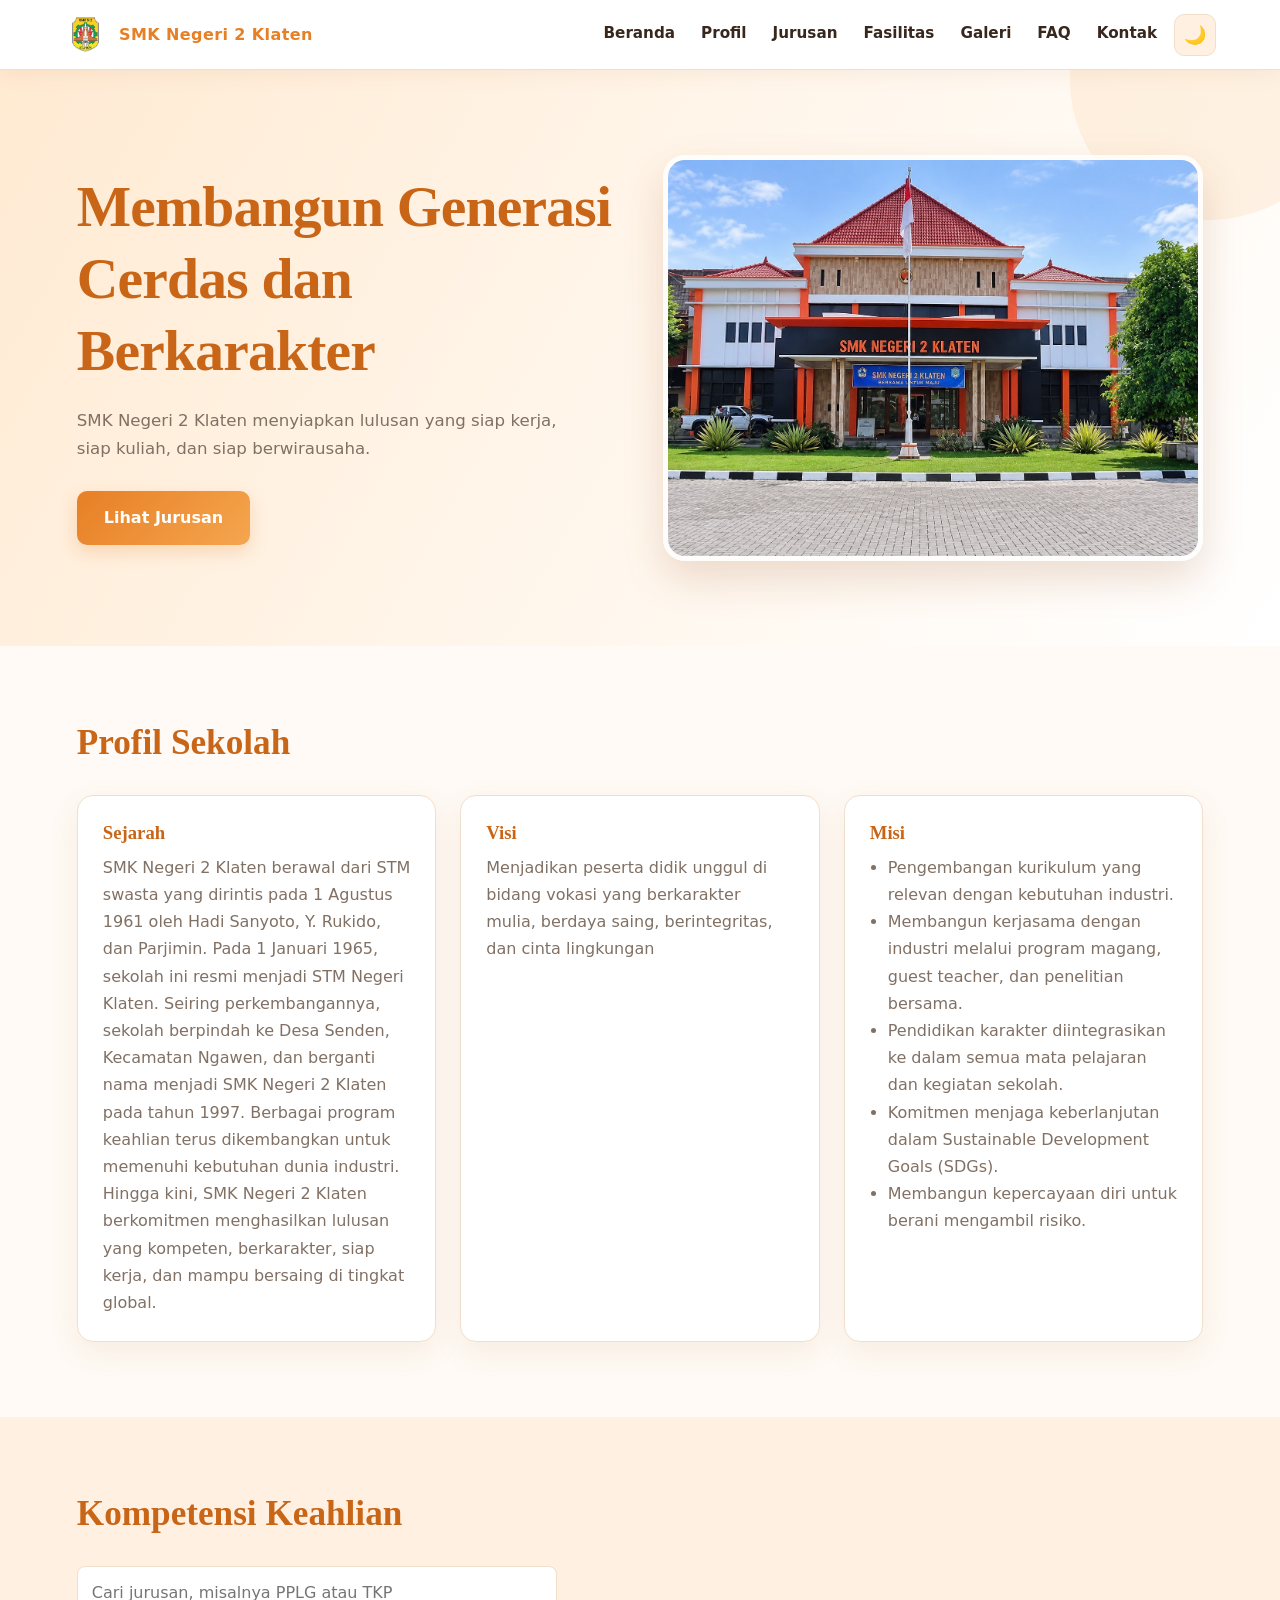
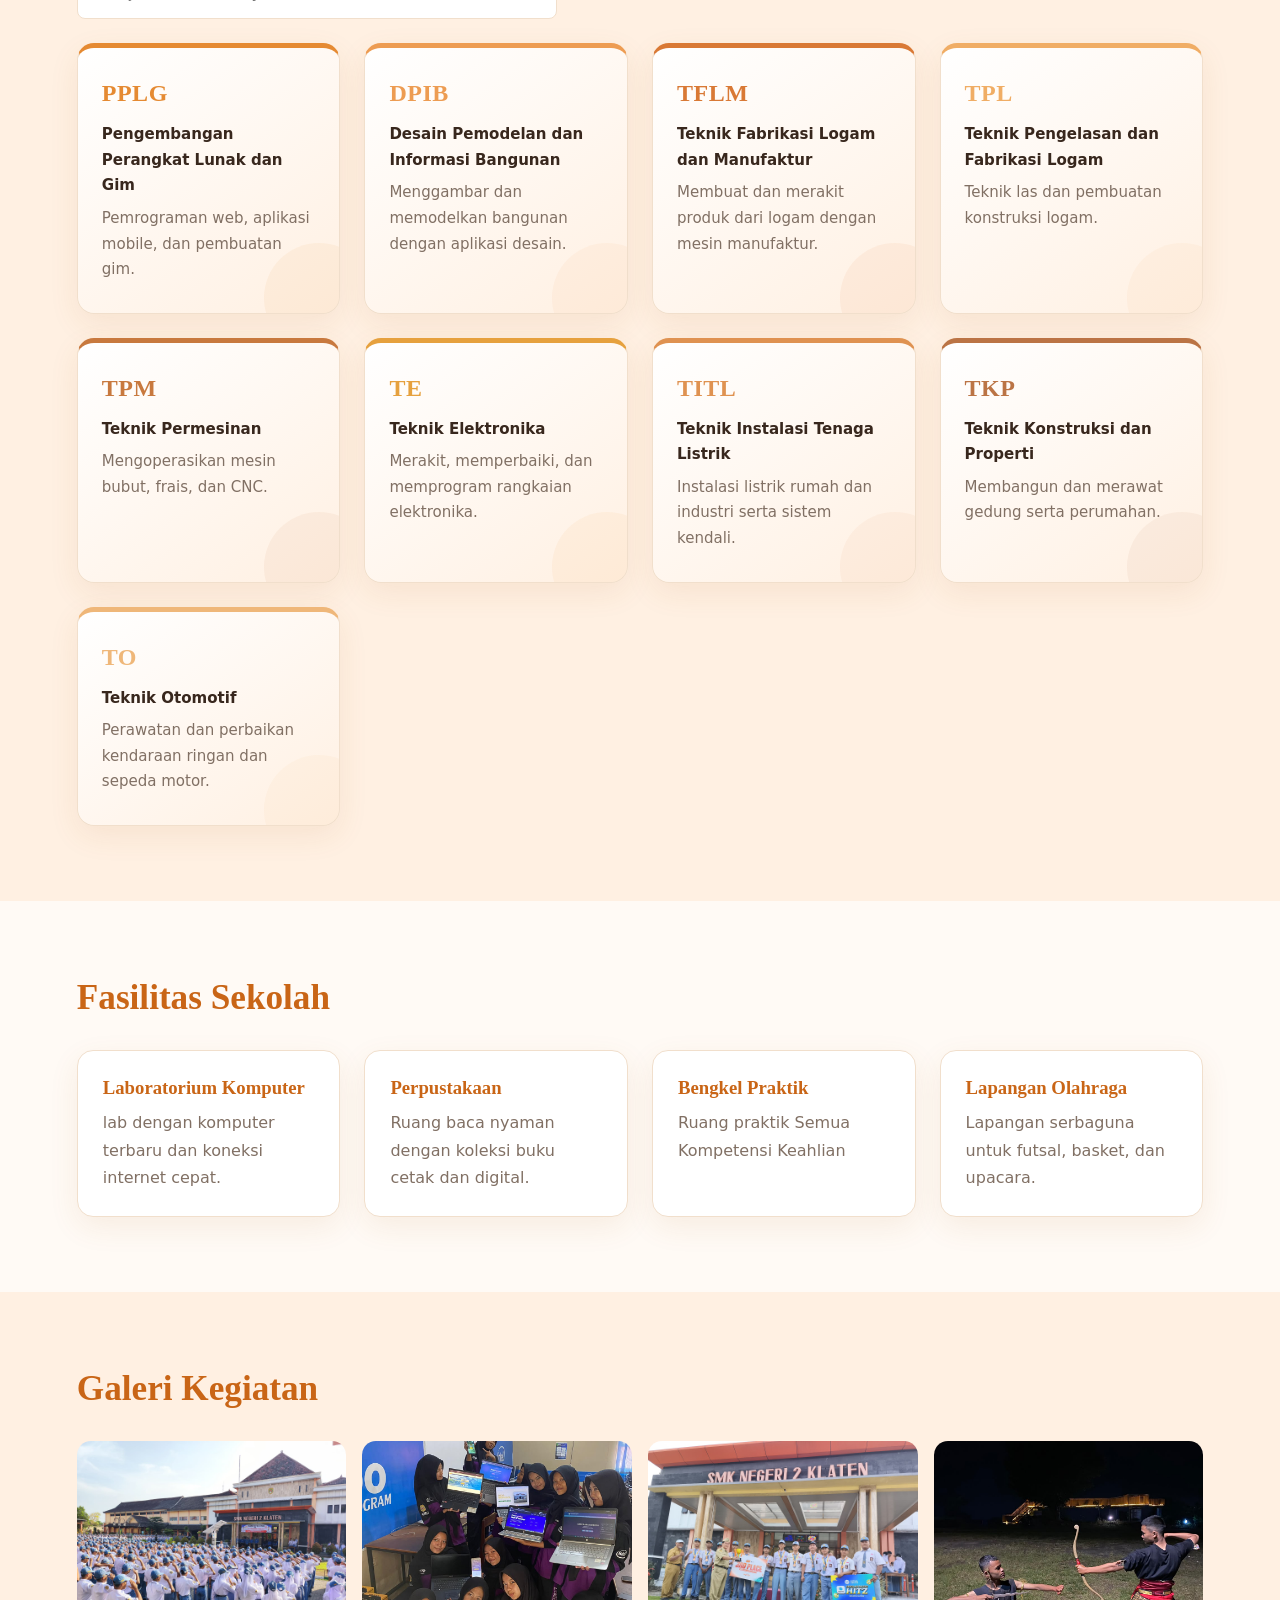
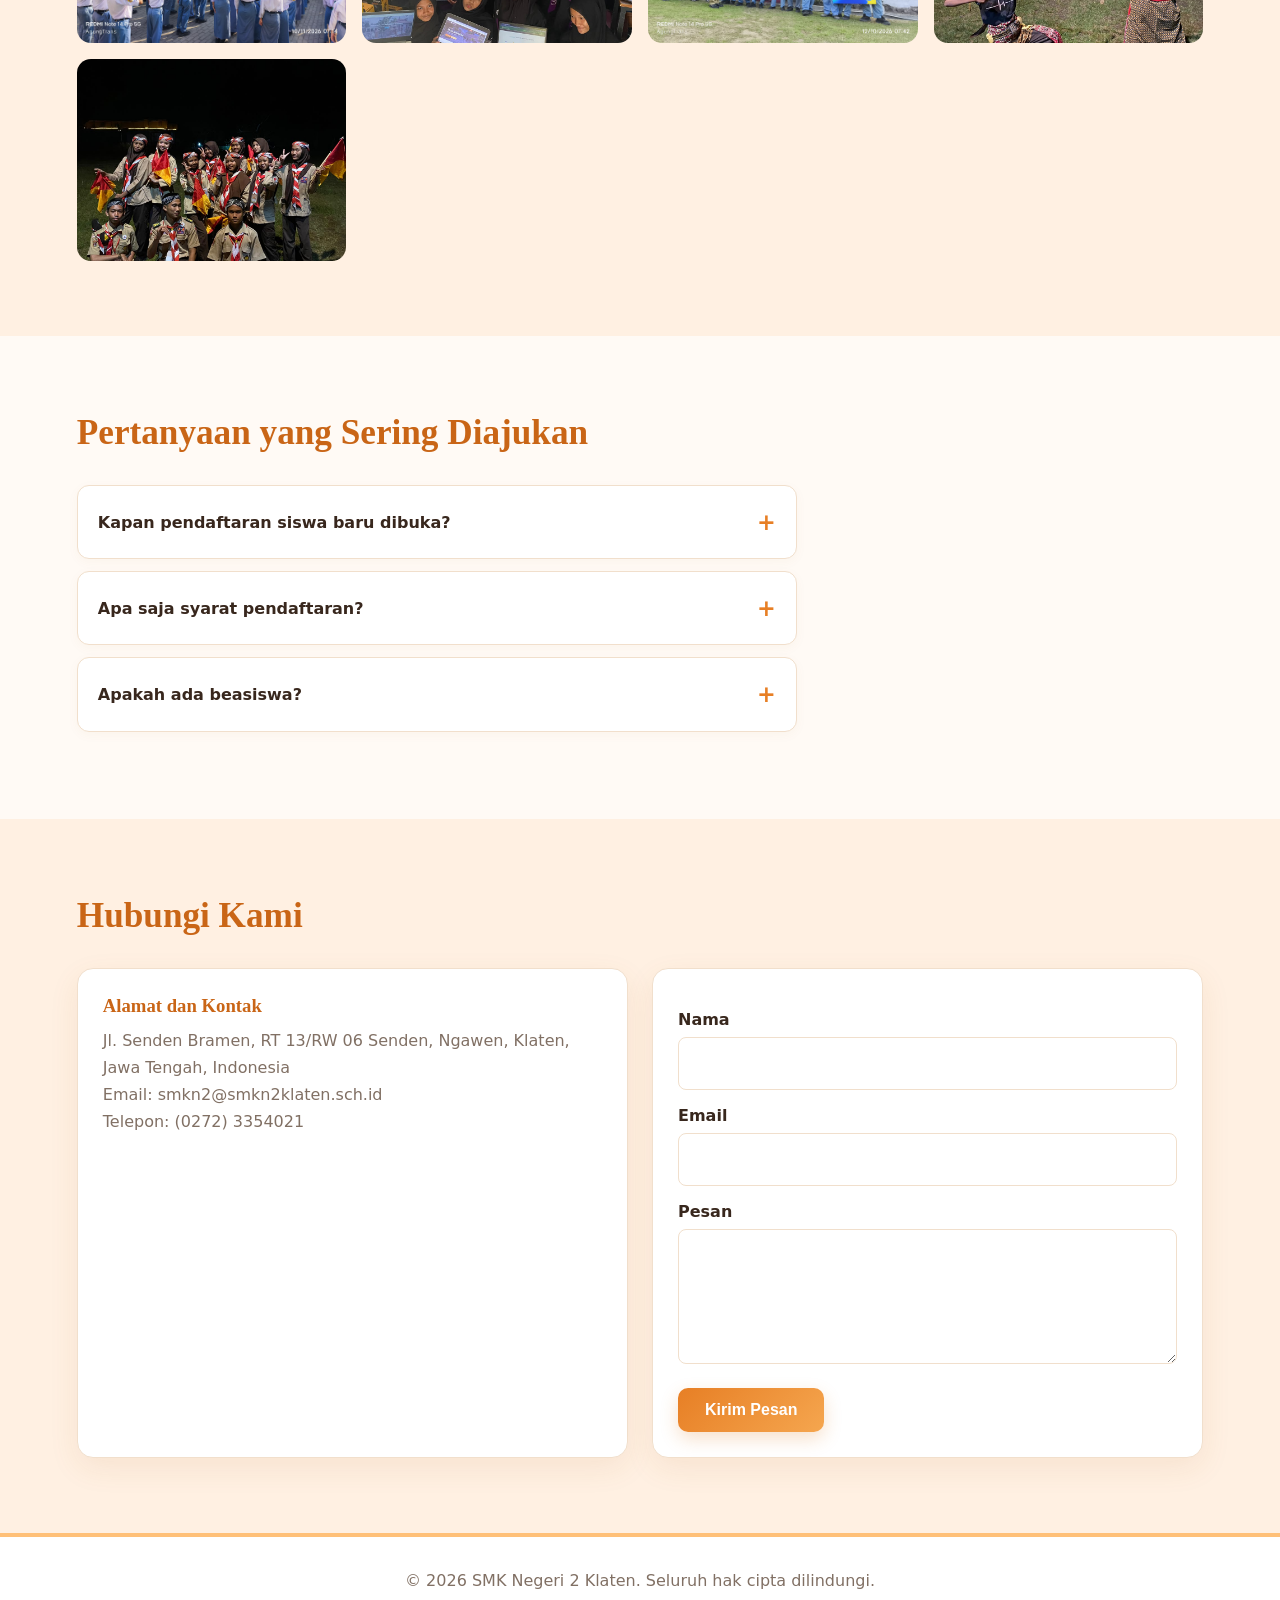
<file: index.html>
<!DOCTYPE html>
<html lang="id">

<head>
  <meta charset="UTF-8">
  <meta name="viewport" content="width=device-width, initial-scale=1">
  <title>SMK Negeri 2 Klaten - Website Profil Sekolah</title>
  <link rel="stylesheet" href="css/style.css">
</head>

<body>

  <header class="navbar">
    <a href="#beranda" class="brand">
      <img src="images/logo.png" alt="Logo sekolah">
      <span>SMK Negeri 2 Klaten</span>
    </a>

    <nav id="menu" class="menu">
      <a href="#beranda">Beranda</a>
      <a href="#profil">Profil</a>
      <a href="#jurusan">Jurusan</a>
      <a href="#fasilitas">Fasilitas</a>
      <a href="#galeri">Galeri</a>
      <a href="#faq">FAQ</a>
      <a href="#kontak">Kontak</a>
    </nav>

    <button id="theme" class="icon-btn" aria-label="Ganti tema">🌙</button>
    <button id="hamburger" class="icon-btn hamburger" aria-label="Buka menu">☰</button>
  </header>

  <main>

    <section id="beranda" class="hero">
      <div class="hero-text">
        <h1>Membangun Generasi Cerdas dan Berkarakter</h1>
        <p>
          SMK Negeri 2 Klaten menyiapkan lulusan yang siap kerja,
          siap kuliah, dan siap berwirausaha.
        </p>
        <a href="#jurusan" class="btn">Lihat Jurusan</a>
      </div>

      <img src="images/sekolah.jpeg" alt="Gedung SMK Negeri 1 Contoh">
    </section>

    <section id="profil" class="section">
      <h2>Profil Sekolah</h2>

      <div class="grid">
        <article class="card">
          <h3>Sejarah</h3>
          <p>
            SMK Negeri 2 Klaten berawal dari STM swasta yang dirintis pada 1 Agustus 1961 oleh Hadi Sanyoto,
            Y. Rukido, dan Parjimin. Pada 1 Januari 1965, sekolah ini resmi menjadi STM Negeri Klaten.
            Seiring perkembangannya, sekolah berpindah ke Desa Senden, Kecamatan Ngawen,
            dan berganti nama menjadi SMK Negeri 2 Klaten pada tahun 1997.
            Berbagai program keahlian terus dikembangkan untuk memenuhi kebutuhan dunia industri.
            Hingga kini, SMK Negeri 2 Klaten berkomitmen menghasilkan lulusan yang kompeten, berkarakter,
            siap kerja, dan mampu bersaing di tingkat global.
          </p>
        </article>

        <article class="card">
          <h3>Visi</h3>
          <p>
            Menjadikan peserta didik unggul di bidang vokasi yang berkarakter mulia,
            berdaya saing, berintegritas, dan cinta lingkungan
          </p>
        </article>

        <article class="card">
          <h3>Misi</h3>
          <ul>
            <li>Pengembangan kurikulum yang relevan dengan kebutuhan industri.</li>
            <li>Membangun kerjasama dengan industri melalui program magang, guest teacher,
                dan penelitian bersama.</li>
            <li>Pendidikan karakter diintegrasikan ke dalam semua mata pelajaran
                dan kegiatan sekolah.</li>
            <li>Komitmen menjaga keberlanjutan dalam Sustainable Development Goals (SDGs).</li>
            <li>Membangun kepercayaan diri untuk berani mengambil risiko.</li>
          </ul>
        </article>
      </div>
    </section>

    <section id="jurusan" class="section alt">
      <h2>Kompetensi Keahlian</h2>

      <input
        type="text"
        id="cari"
        class="search"
        placeholder="Cari jurusan, misalnya PPLG atau TKP"
        onkeyup="cariJurusan()"
      >

      <div class="grid">

        <article class="card jurusan">
          <h3>PPLG</h3>
          <p>
            <strong>Pengembangan Perangkat Lunak dan Gim</strong><br>
            Pemrograman web, aplikasi mobile, dan pembuatan gim.
          </p>
        </article>

        <article class="card jurusan">
          <h3>DPIB</h3>
          <p>
            <strong>Desain Pemodelan dan Informasi Bangunan</strong><br>
            Menggambar dan memodelkan bangunan dengan aplikasi desain.
          </p>
        </article>

        <article class="card jurusan">
          <h3>TFLM</h3>
          <p>
            <strong>Teknik Fabrikasi Logam dan Manufaktur</strong><br>
            Membuat dan merakit produk dari logam dengan mesin manufaktur.
          </p>
        </article>

        <article class="card jurusan">
          <h3>TPL</h3>
          <p>
            <strong>Teknik Pengelasan dan Fabrikasi Logam</strong><br>
            Teknik las dan pembuatan konstruksi logam.
          </p>
        </article>

        <article class="card jurusan">
          <h3>TPM</h3>
          <p>
            <strong>Teknik Permesinan</strong><br>
            Mengoperasikan mesin bubut, frais, dan CNC.
          </p>
        </article>

        <article class="card jurusan">
          <h3>TE</h3>
          <p>
            <strong>Teknik Elektronika</strong><br>
            Merakit, memperbaiki, dan memprogram rangkaian elektronika.
          </p>
        </article>

        <article class="card jurusan">
          <h3>TITL</h3>
          <p>
            <strong>Teknik Instalasi Tenaga Listrik</strong><br>
            Instalasi listrik rumah dan industri serta sistem kendali.
          </p>
        </article>

        <article class="card jurusan">
          <h3>TKP</h3>
          <p>
            <strong>Teknik Konstruksi dan Properti</strong><br>
            Membangun dan merawat gedung serta perumahan.
          </p>
        </article>

        <article class="card jurusan">
          <h3>TO</h3>
          <p>
            <strong>Teknik Otomotif</strong><br>
            Perawatan dan perbaikan kendaraan ringan dan sepeda motor.
          </p>
        </article>

      </div>

      <p id="kosong" class="muted" hidden>
        Jurusan tidak ditemukan.
      </p>
    </section>

    <section id="fasilitas" class="section">
      <h2>Fasilitas Sekolah</h2>

      <div class="grid">
        <article class="card">
          <h3>Laboratorium Komputer</h3>
          <p>lab dengan komputer terbaru dan koneksi internet cepat.</p>
        </article>

        <article class="card">
          <h3>Perpustakaan</h3>
          <p>Ruang baca nyaman dengan koleksi buku cetak dan digital.</p>
        </article>

        <article class="card">
          <h3>Bengkel Praktik</h3>
          <p>Ruang praktik Semua Kompetensi Keahlian</p>
        </article>

        <article class="card">
          <h3>Lapangan Olahraga</h3>
          <p>Lapangan serbaguna untuk futsal, basket, dan upacara.</p>
        </article>
      </div>
    </section>

    <section id="galeri" class="section alt">
      <h2>Galeri Kegiatan</h2>

      <div class="gallery">
        <img src="images/upacara.jpeg" alt="Upacara bendera">
        <img src="images/praktik.jpeg" alt="Praktik di laboratorium">
        <img src="images/lomba.jpeg" alt="Lomba kompetensi siswa">
        <img src="images/pentas .jpeg" alt="Kegiatan pramuka">
        <img src="images/pramuka.jpg" alt="Pentas seni">
      </div>
    </section>

    <section id="faq" class="section">
      <h2>Pertanyaan yang Sering Diajukan</h2>

      <div class="faq">

        <div class="faq-item">
          <button class="faq-q">
            Kapan pendaftaran siswa baru dibuka?
          </button>
          <div class="faq-a">
            <p>Pendaftaran dibuka setiap bulan Mei hingga Juni.</p>
          </div>
        </div>

        <div class="faq-item">
          <button class="faq-q">
            Apa saja syarat pendaftaran?
          </button>
          <div class="faq-a">
            <p>
              Fotokopi ijazah atau SKL, kartu keluarga,
              akta kelahiran, dan pas foto terbaru.
            </p>
          </div>
        </div>

        <div class="faq-item">
          <button class="faq-q">
            Apakah ada beasiswa?
          </button>
          <div class="faq-a">
            <p>
              Ada. Beasiswa tersedia untuk siswa berprestasi
              dan siswa kurang mampu.
            </p>
          </div>
        </div>

      </div>
    </section>

    <section id="kontak" class="section alt">
      <h2>Hubungi Kami</h2>

      <div class="grid two">

        <div class="card">
          <h3>Alamat dan Kontak</h3>
          <p>Jl. Senden Bramen, RT 13/RW 06 Senden, Ngawen, Klaten, Jawa Tengah, Indonesia</p>
          <p>Email: smkn2@smkn2klaten.sch.id</p>
          <p>Telepon: (0272) 3354021</p>
        </div>

        <form
          class="card"
          id="formKontak"
          onsubmit="return validasiForm(event)"
          novalidate
        >
          <label for="nama">Nama</label>
          <input type="text" id="nama">

          <label for="email">Email</label>
          <input type="email" id="email">

          <label for="pesan">Pesan</label>
          <textarea id="pesan" rows="4"></textarea>

          <button type="submit" class="btn">Kirim Pesan</button>
        </form>

      </div>
    </section>

  </main>

  <footer class="footer">
    <p>
      &copy; 2026 SMK Negeri 2 Klaten.
      Seluruh hak cipta dilindungi.
    </p>
  </footer>

  <div id="modal" class="modal" hidden>
    <span id="tutup" class="tutup" aria-label="Tutup">&times;</span>
    <img id="modalImg" alt="">
  </div>

  <button id="top" class="top" aria-label="Kembali ke atas" hidden>
    ↑
  </button>

  <script src="js/script.js"></script>

</body>
</html>
</file>
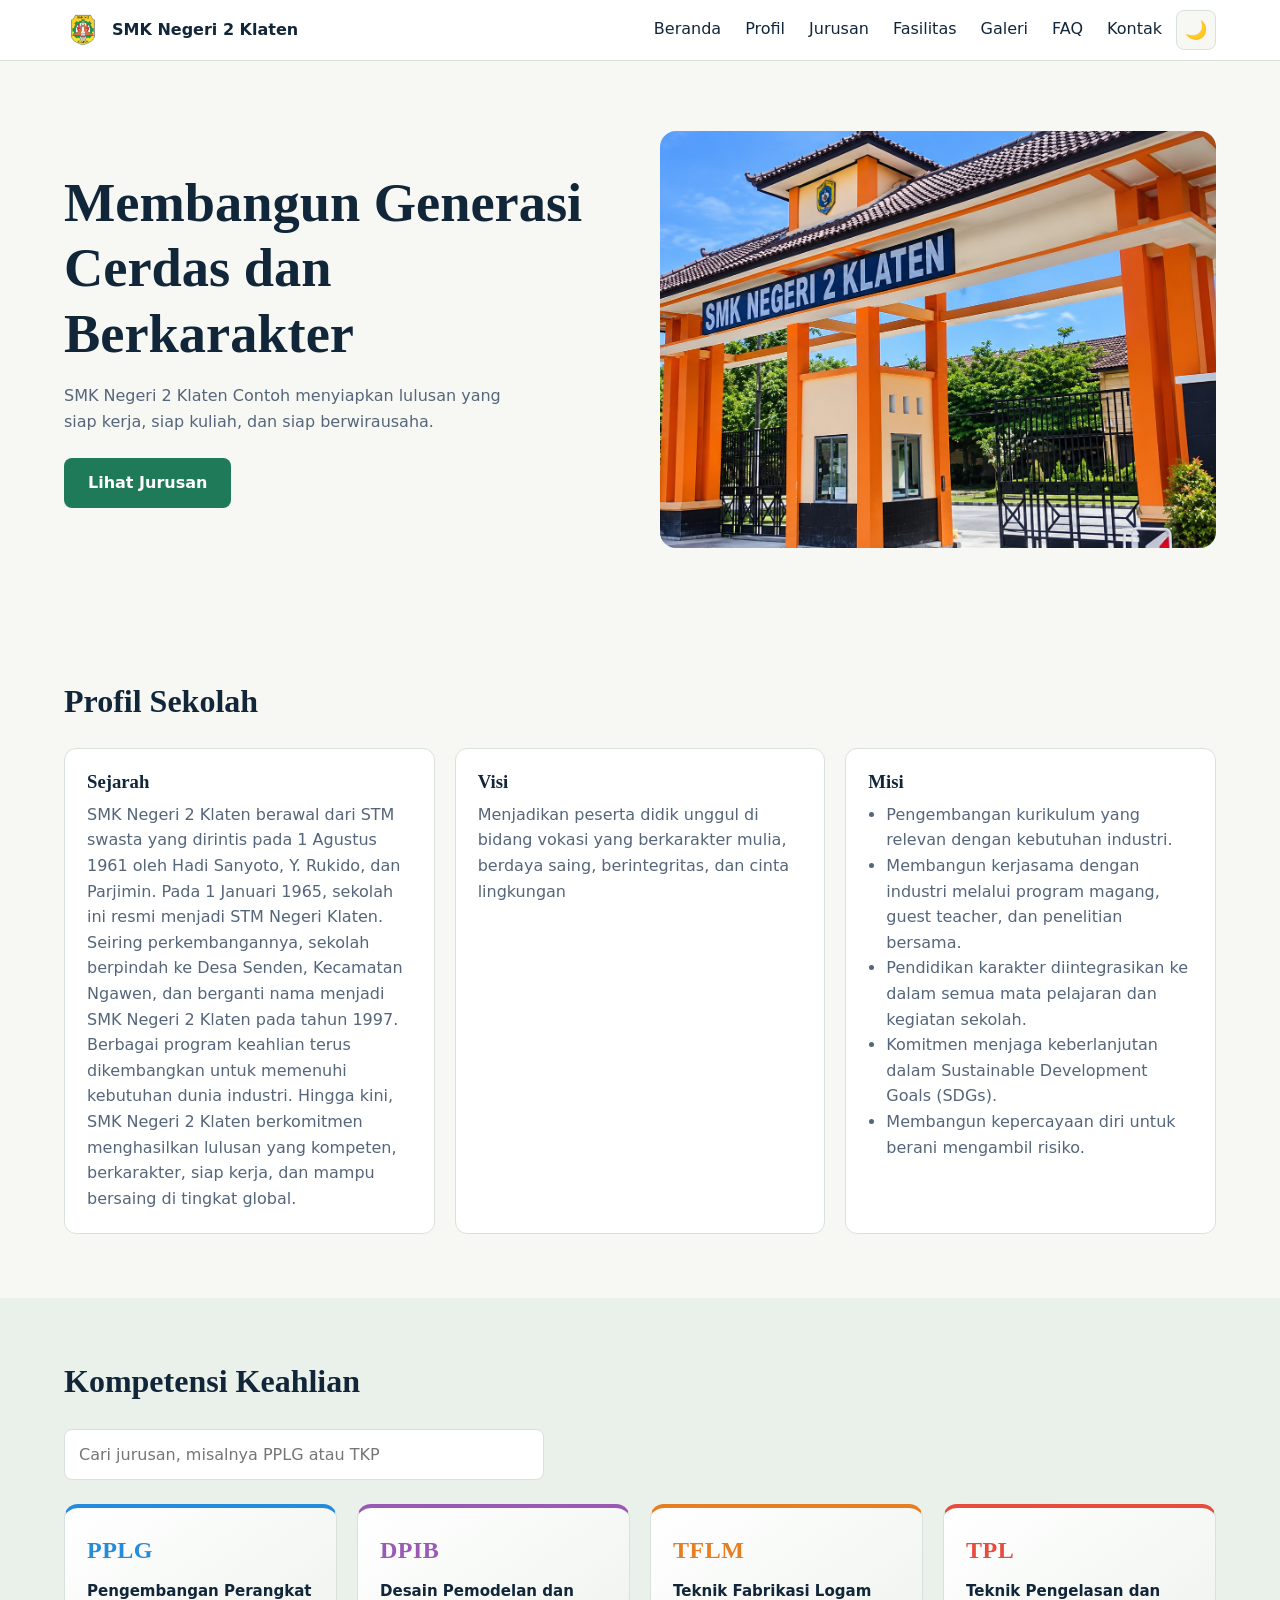
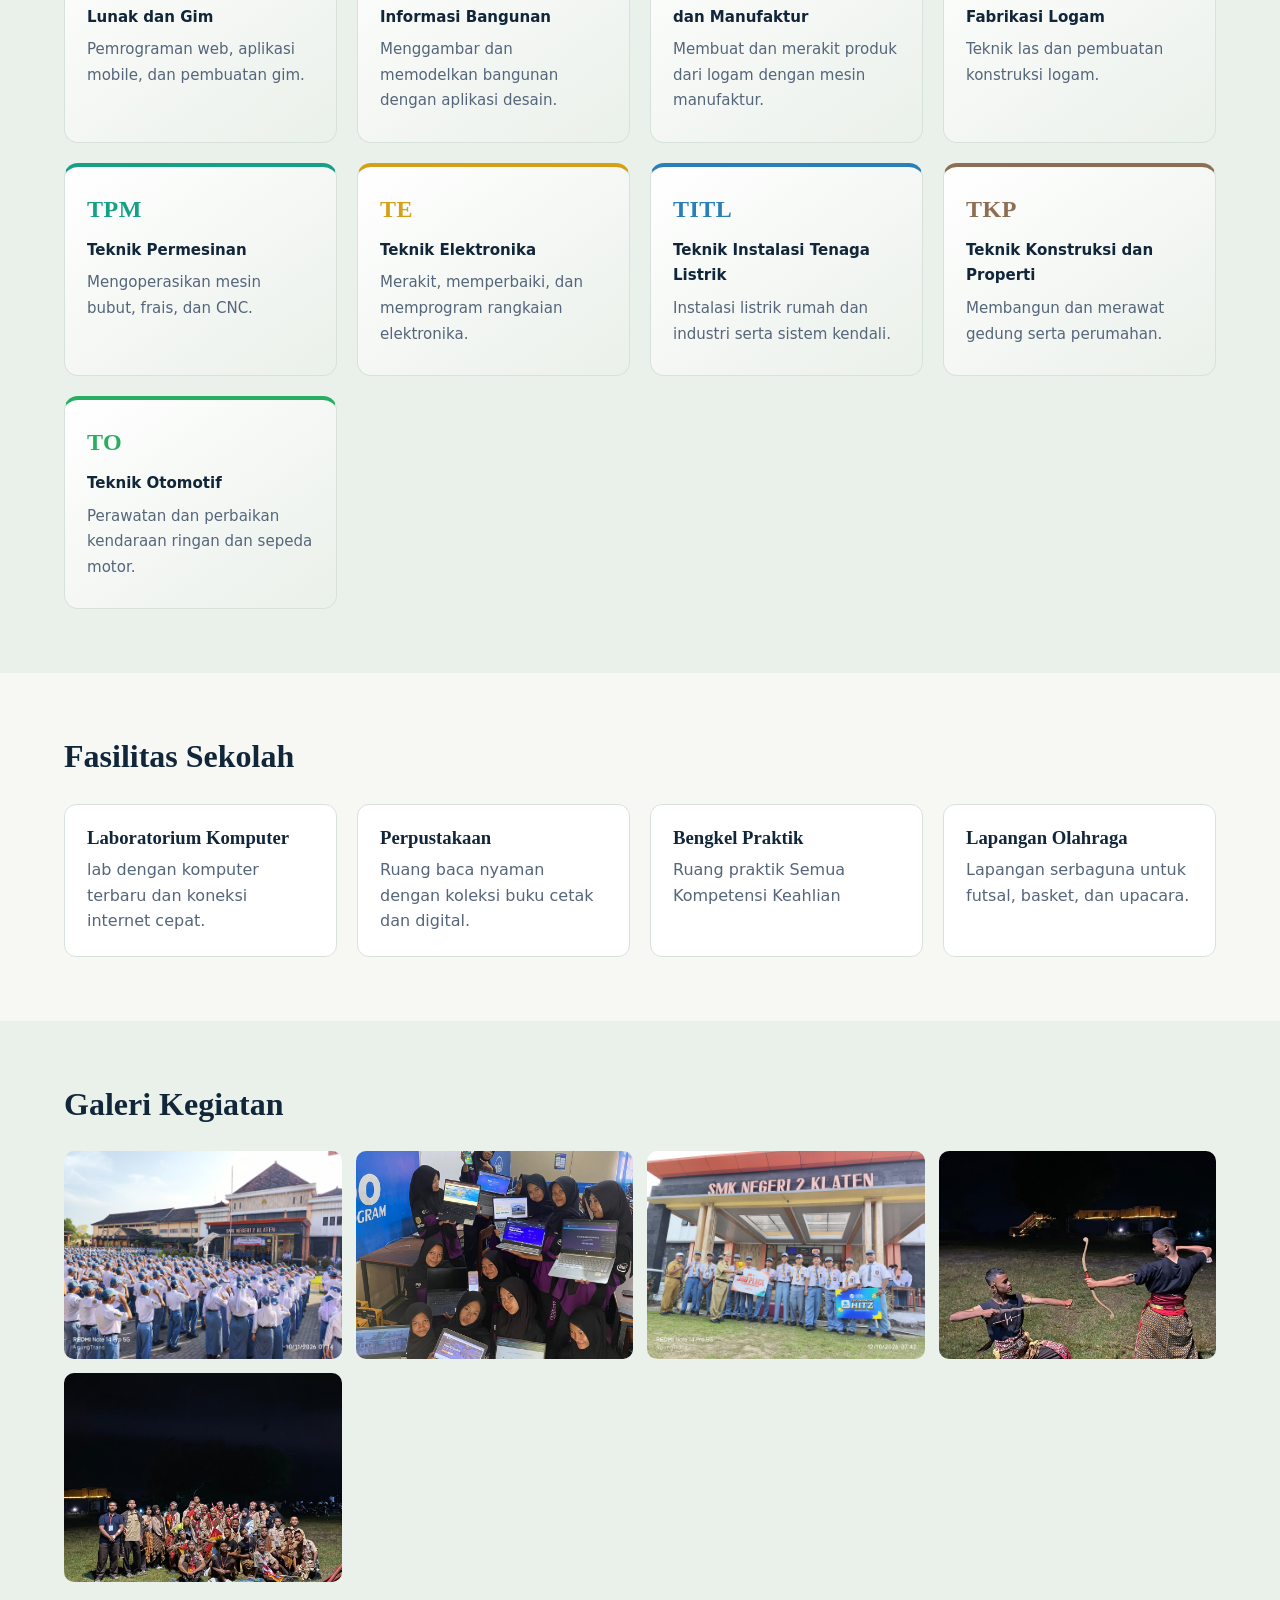
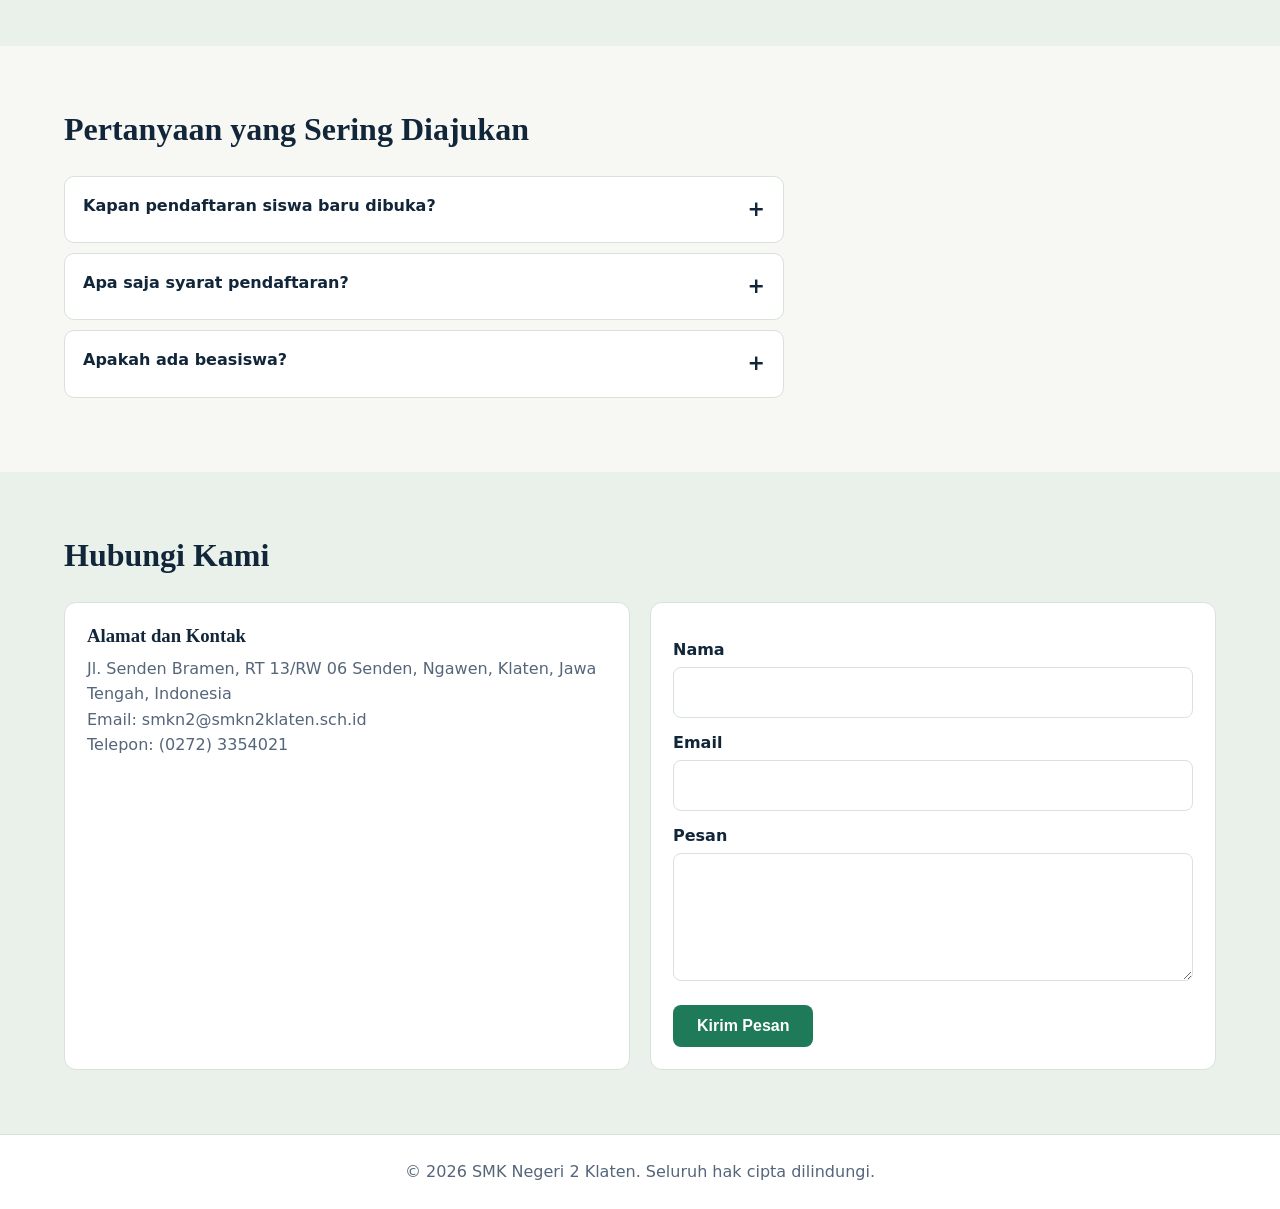
<file: website-sekolah/index.html>
<!DOCTYPE html>
<html lang="id">

<head>
  <meta charset="UTF-8">
  <meta name="viewport" content="width=device-width, initial-scale=1">
  <title>SMK Negeri 2 Klaten - Website Profil Sekolah</title>
  <link rel="stylesheet" href="css/style.css">
</head>

<body>

  <!-- 1. NAVBAR -->
  <header class="navbar">
    <a href="#beranda" class="brand">
      <img src="images/logo.png" alt="Logo sekolah">
      <span>SMK Negeri 2 Klaten</span>
    </a>

    <nav id="menu" class="menu">
      <a href="#beranda">Beranda</a>
      <a href="#profil">Profil</a>
      <a href="#jurusan">Jurusan</a>
      <a href="#fasilitas">Fasilitas</a>
      <a href="#galeri">Galeri</a>
      <a href="#faq">FAQ</a>
      <a href="#kontak">Kontak</a>
    </nav>

    <button id="theme" class="icon-btn" aria-label="Ganti tema">🌙</button>
    <button id="hamburger" class="icon-btn hamburger" aria-label="Buka menu">☰</button>
  </header>

  <main>

    <!-- 2. HERO / BERANDA -->
    <section id="beranda" class="hero">
      <div class="hero-text">
        <h1>Membangun Generasi Cerdas dan Berkarakter</h1>
        <p>
          SMK Negeri 2 Klaten Contoh menyiapkan lulusan yang siap kerja,
          siap kuliah, dan siap berwirausaha.
        </p>
        <a href="#jurusan" class="btn">Lihat Jurusan</a>
      </div>

      <img src="images/sekolah.jpg" alt="Gedung SMK Negeri 1 Contoh">
    </section>

    <!-- 3. PROFIL SEKOLAH -->
    <section id="profil" class="section">
      <h2>Profil Sekolah</h2>

      <div class="grid">
        <article class="card">
          <h3>Sejarah</h3>
          <p>
            SMK Negeri 2 Klaten berawal dari STM swasta yang dirintis pada 1 Agustus 1961 oleh Hadi Sanyoto,
            Y. Rukido, dan Parjimin. Pada 1 Januari 1965, sekolah ini resmi menjadi STM Negeri Klaten.
            Seiring perkembangannya, sekolah berpindah ke Desa Senden, Kecamatan Ngawen,
            dan berganti nama menjadi SMK Negeri 2 Klaten pada tahun 1997.
            Berbagai program keahlian terus dikembangkan untuk memenuhi kebutuhan dunia industri.
            Hingga kini, SMK Negeri 2 Klaten berkomitmen menghasilkan lulusan yang kompeten, berkarakter,
            siap kerja, dan mampu bersaing di tingkat global.
          </p>
        </article>

        <article class="card">
          <h3>Visi</h3>
          <p>
            Menjadikan peserta didik unggul di bidang vokasi yang berkarakter mulia,
            berdaya saing, berintegritas, dan cinta lingkungan
          </p>
        </article>

        <article class="card">
          <h3>Misi</h3>
          <ul>
            <li>Pengembangan kurikulum yang relevan dengan kebutuhan industri.</li>
            <li>Membangun kerjasama dengan industri melalui program magang, guest teacher,
                dan penelitian bersama.</li>
            <li>Pendidikan karakter diintegrasikan ke dalam semua mata pelajaran
                dan kegiatan sekolah.</li>
            <li>Komitmen menjaga keberlanjutan dalam Sustainable Development Goals (SDGs).</li>
            <li>Membangun kepercayaan diri untuk berani mengambil risiko.</li>
          </ul>
        </article>
      </div>
    </section>

    <!-- 4. JURUSAN + FITUR 3: PENCARIAN -->
    <section id="jurusan" class="section alt">
      <h2>Kompetensi Keahlian</h2>

      <input
        type="text"
        id="cari"
        class="search"
        placeholder="Cari jurusan, misalnya PPLG atau TKP"
        onkeyup="cariJurusan()"
      >

      <div class="grid">

        <article class="card jurusan">
          <h3>PPLG</h3>
          <p>
            <strong>Pengembangan Perangkat Lunak dan Gim</strong><br>
            Pemrograman web, aplikasi mobile, dan pembuatan gim.
          </p>
        </article>

        <article class="card jurusan">
          <h3>DPIB</h3>
          <p>
            <strong>Desain Pemodelan dan Informasi Bangunan</strong><br>
            Menggambar dan memodelkan bangunan dengan aplikasi desain.
          </p>
        </article>

        <article class="card jurusan">
          <h3>TFLM</h3>
          <p>
            <strong>Teknik Fabrikasi Logam dan Manufaktur</strong><br>
            Membuat dan merakit produk dari logam dengan mesin manufaktur.
          </p>
        </article>

        <article class="card jurusan">
          <h3>TPL</h3>
          <p>
            <strong>Teknik Pengelasan dan Fabrikasi Logam</strong><br>
            Teknik las dan pembuatan konstruksi logam.
          </p>
        </article>

        <article class="card jurusan">
          <h3>TPM</h3>
          <p>
            <strong>Teknik Permesinan</strong><br>
            Mengoperasikan mesin bubut, frais, dan CNC.
          </p>
        </article>

        <article class="card jurusan">
          <h3>TE</h3>
          <p>
            <strong>Teknik Elektronika</strong><br>
            Merakit, memperbaiki, dan memprogram rangkaian elektronika.
          </p>
        </article>

        <article class="card jurusan">
          <h3>TITL</h3>
          <p>
            <strong>Teknik Instalasi Tenaga Listrik</strong><br>
            Instalasi listrik rumah dan industri serta sistem kendali.
          </p>
        </article>

        <article class="card jurusan">
          <h3>TKP</h3>
          <p>
            <strong>Teknik Konstruksi dan Properti</strong><br>
            Membangun dan merawat gedung serta perumahan.
          </p>
        </article>

        <article class="card jurusan">
          <h3>TO</h3>
          <p>
            <strong>Teknik Otomotif</strong><br>
            Perawatan dan perbaikan kendaraan ringan dan sepeda motor.
          </p>
        </article>

      </div>

      <p id="kosong" class="muted" hidden>
        Jurusan tidak ditemukan.
      </p>
    </section>

    <!-- 5. FASILITAS SEKOLAH -->
    <section id="fasilitas" class="section">
      <h2>Fasilitas Sekolah</h2>

      <div class="grid">
        <article class="card">
          <h3>Laboratorium Komputer</h3>
          <p>lab dengan komputer terbaru dan koneksi internet cepat.</p>
        </article>

        <article class="card">
          <h3>Perpustakaan</h3>
          <p>Ruang baca nyaman dengan koleksi buku cetak dan digital.</p>
        </article>

        <article class="card">
          <h3>Bengkel Praktik</h3>
          <p>Ruang praktik Semua Kompetensi Keahlian</p>
        </article>

        <article class="card">
          <h3>Lapangan Olahraga</h3>
          <p>Lapangan serbaguna untuk futsal, basket, dan upacara.</p>
        </article>
      </div>
    </section>

    <!-- 6. GALERI + FITUR 5: MODAL FOTO -->
    <section id="galeri" class="section alt">
      <h2>Galeri Kegiatan</h2>

      <div class="gallery">
        <img src="images/upacara.jpeg" alt="Upacara bendera">
        <img src="images/praktik.jpeg" alt="Praktik di laboratorium">
        <img src="images/lomba.jpeg" alt="Lomba kompetensi siswa">
        <img src="images/pentas .jpeg" alt="Kegiatan pramuka">
        <img src="images/pramuka.jpeg" alt="Pentas seni">
      </div>
    </section>

    <!-- 7. FAQ + FITUR 7: ACCORDION -->
    <section id="faq" class="section">
      <h2>Pertanyaan yang Sering Diajukan</h2>

      <div class="faq">

        <div class="faq-item">
          <button class="faq-q">
            Kapan pendaftaran siswa baru dibuka?
          </button>
          <div class="faq-a">
            <p>Pendaftaran dibuka setiap bulan Mei hingga Juni.</p>
          </div>
        </div>

        <div class="faq-item">
          <button class="faq-q">
            Apa saja syarat pendaftaran?
          </button>
          <div class="faq-a">
            <p>
              Fotokopi ijazah atau SKL, kartu keluarga,
              akta kelahiran, dan pas foto terbaru.
            </p>
          </div>
        </div>

        <div class="faq-item">
          <button class="faq-q">
            Apakah ada beasiswa?
          </button>
          <div class="faq-a">
            <p>
              Ada. Beasiswa tersedia untuk siswa berprestasi
              dan siswa kurang mampu.
            </p>
          </div>
        </div>

      </div>
    </section>

    <!-- 8. KONTAK + FITUR 4: VALIDASI FORM -->
    <section id="kontak" class="section alt">
      <h2>Hubungi Kami</h2>

      <div class="grid two">

        <div class="card">
          <h3>Alamat dan Kontak</h3>
          <p>Jl. Senden Bramen, RT 13/RW 06 Senden, Ngawen, Klaten, Jawa Tengah, Indonesia</p>
          <p>Email: smkn2@smkn2klaten.sch.id</p>
          <p>Telepon: (0272) 3354021</p>
        </div>

        <form
          class="card"
          id="formKontak"
          onsubmit="return validasiForm(event)"
          novalidate
        >
          <label for="nama">Nama</label>
          <input type="text" id="nama">

          <label for="email">Email</label>
          <input type="email" id="email">

          <label for="pesan">Pesan</label>
          <textarea id="pesan" rows="4"></textarea>

          <button type="submit" class="btn">Kirim Pesan</button>
        </form>

      </div>
    </section>

  </main>

  <!-- 9. FOOTER -->
  <footer class="footer">
    <p>
      &copy; 2026 SMK Negeri 2 Klaten.
      Seluruh hak cipta dilindungi.
    </p>
  </footer>

  <!-- MODAL GALERI -->
  <div id="modal" class="modal" hidden>
    <span id="tutup" class="tutup" aria-label="Tutup">&times;</span>
    <img id="modalImg" alt="">
  </div>

  <!-- FITUR 6: KEMBALI KE ATAS -->
  <button id="top" class="top" aria-label="Kembali ke atas" hidden>
    ↑
  </button>

  <!-- FILE JAVASCRIPT -->
  <script src="js/script.js"></script>

</body>
</html>
</file>
<file: css/style.css>
:root {
  --bg: #fffaf5;
  --bg2: #fff0e2;
  --text: #38271d;
  --muted: #817064;
  --primary: #e77f25;
  --primary-dark: #c96516;
  --accent: #ffc078;
  --card: #ffffff;
  --border: #f1dfcc;
  --shadow: 0 10px 30px rgba(170, 95, 30, .09);
}

body.dark-mode {
  --bg: #1e1915;
  --bg2: #2c211a;
  --text: #fff1e4;
  --muted: #c4ad9b;
  --primary: #f3a04e;
  --primary-dark: #f3a04e;
  --accent: #ffc477;
  --card: #30241c;
  --border: #49372a;
  --shadow: 0 10px 30px rgba(0, 0, 0, .2);
}

* {
  box-sizing: border-box;
  margin: 0;
}

html {
  scroll-behavior: smooth;
  scroll-padding-top: 80px;
}

body {
  font-family: 'Segoe UI', system-ui, sans-serif;
  background: var(--bg);
  color: var(--text);
  line-height: 1.7;
  transition: background .3s, color .3s;
}

h1, h2, h3 {
  font-family: Georgia, "Times New Roman", serif;
  line-height: 1.25;
}

img {
  max-width: 100%;
  display: block;
}

a {
  color: inherit;
  text-decoration: none;
}

::selection {
  background: var(--accent);
  color: #38271d;
}

.navbar {
  position: sticky;
  top: 0;
  z-index: 20;
  display: flex;
  align-items: center;
  gap: 15px;
  padding: 13px 5%;
  background: var(--card);
  border-bottom: 1px solid var(--border);
  box-shadow: 0 4px 20px rgba(150, 85, 30, .07);
}

.brand {
  display: flex;
  align-items: center;
  gap: 12px;
  font-weight: 800;
  margin-right: auto;
  color: var(--primary);
  letter-spacing: .4px;
}

.brand img {
  width: 43px;
  height: 43px;
  border-radius: 10px;
  object-fit: contain;
}

.menu {
  display: flex;
  gap: 22px;
}

.menu a {
  padding: 5px 2px;
  border-bottom: 2px solid transparent;
  font-weight: 600;
  font-size: .95rem;
  transition: .3s;
}

.menu a:hover {
  color: var(--primary);
  border-color: var(--primary);
}

.icon-btn {
  border: 1px solid var(--border);
  background: var(--bg2);
  color: var(--text);
  border-radius: 10px;
  width: 42px;
  height: 42px;
  font-size: 18px;
  cursor: pointer;
  transition: .3s;
}

.icon-btn:hover {
  background: var(--accent);
}

.hamburger {
  display: none;
}

.hero {
  position: relative;
  display: grid;
  grid-template-columns: 1fr 1fr;
  gap: 45px;
  align-items: center;
  padding: 85px 6%;
  overflow: hidden;
  background: linear-gradient(120deg, #ffead2, #fff6eb, #ffffff);
}

body.dark-mode .hero {
  background: linear-gradient(120deg, #422b1c, #2c211a, #1e1915);
}

.hero::before {
  content: "";
  position: absolute;
  width: 280px;
  height: 280px;
  border-radius: 50%;
  background: rgba(244, 160, 75, .12);
  top: -130px;
  right: -70px;
}

.hero h1 {
  position: relative;
  font-size: clamp(2.2rem, 4.5vw, 3.7rem);
  margin-bottom: 20px;
  color: var(--primary-dark);
  letter-spacing: -.8px;
}

.hero p {
  color: var(--muted);
  margin-bottom: 28px;
  max-width: 48ch;
  font-size: 1.04rem;
}

.hero img {
  position: relative;
  border-radius: 22px;
  width: 100%;
  aspect-ratio: 4 / 3;
  object-fit: cover;
  border: 5px solid rgba(255, 255, 255, .8);
  box-shadow: 0 18px 40px rgba(150, 80, 25, .18);
  transition: .4s;
}

.hero img:hover {
  transform: translateY(-5px);
}

.btn {
  display: inline-block;
  background: linear-gradient(135deg, #e77f25, #f5a64f);
  color: #fff;
  border: 0;
  padding: 13px 27px;
  border-radius: 10px;
  font-size: 1rem;
  font-weight: 700;
  cursor: pointer;
  box-shadow: 0 7px 18px rgba(220, 125, 35, .23);
  transition: .3s;
}

.btn:hover {
  transform: translateY(-4px);
  box-shadow: 0 12px 24px rgba(220, 125, 35, .3);
}

.section {
  padding: 75px 6%;
}

.alt {
  background: var(--bg2);
}

.section h2 {
  font-size: 2.2rem;
  margin-bottom: 30px;
  color: var(--primary-dark);
}

.grid {
  display: grid;
  grid-template-columns: repeat(auto-fit, minmax(240px, 1fr));
  gap: 24px;
}

.grid.two {
  grid-template-columns: repeat(auto-fit, minmax(300px, 1fr));
}

.card {
  background: var(--card);
  border: 1px solid var(--border);
  border-radius: 16px;
  padding: 25px;
  box-shadow: var(--shadow);
  transition: .3s;
}

.card:hover {
  transform: translateY(-6px);
  box-shadow: 0 15px 32px rgba(150, 85, 30, .13);
}

.card h3 {
  margin-bottom: 10px;
  color: var(--primary-dark);
}

.card p,
.card li {
  color: var(--muted);
}

.card ul {
  padding-left: 18px;
}

.card.jurusan {
  position: relative;
  padding: 30px 24px;
  overflow: hidden;
  border-radius: 17px;
  border: 1px solid var(--border);
  border-top: 5px solid var(--jurusan-accent, var(--primary));
  background: linear-gradient(145deg, var(--card), var(--bg2));
  min-height: 195px;
  transition: .35s;
}

.card.jurusan::after {
  content: "";
  position: absolute;
  width: 110px;
  height: 110px;
  border-radius: 50%;
  background: var(--jurusan-accent);
  opacity: .07;
  right: -35px;
  bottom: -40px;
  transition: .35s;
}

.card.jurusan:nth-child(1) { --jurusan-accent: #e58a32; }
.card.jurusan:nth-child(2) { --jurusan-accent: #ed9c52; }
.card.jurusan:nth-child(3) { --jurusan-accent: #d97935; }
.card.jurusan:nth-child(4) { --jurusan-accent: #f0ad65; }
.card.jurusan:nth-child(5) { --jurusan-accent: #c8793e; }
.card.jurusan:nth-child(6) { --jurusan-accent: #e6a13e; }
.card.jurusan:nth-child(7) { --jurusan-accent: #df9251; }
.card.jurusan:nth-child(8) { --jurusan-accent: #bb7445; }
.card.jurusan:nth-child(9) { --jurusan-accent: #efb779; }

.jurusan h3 {
  display: inline-block;
  color: var(--jurusan-accent);
  font-size: 1.5rem;
  margin-bottom: 14px;
  letter-spacing: .5px;
}

.jurusan p {
  color: var(--muted);
  line-height: 1.7;
  font-size: .94rem;
}

.jurusan strong {
  display: inline-block;
  color: var(--text);
  margin-bottom: 7px;
}

.card.jurusan:hover {
  transform: translateY(-7px);
  box-shadow: 0 12px 25px rgba(150, 90, 35, .13);
  border-color: var(--jurusan-accent);
}

.card.jurusan:hover::after {
  transform: scale(1.3);
}

.search,
input,
textarea {
  width: 100%;
  padding: 12px 14px;
  border: 1px solid var(--border);
  border-radius: 8px;
  background: var(--card);
  color: var(--text);
  font: inherit;
  outline: none;
  transition: .3s;
}

.search:focus,
input:focus,
textarea:focus {
  border-color: var(--primary);
  box-shadow: 0 0 0 3px rgba(229, 138, 50, .12);
}

.search {
  margin-bottom: 24px;
  max-width: 480px;
}

label {
  display: block;
  margin: 12px 0 4px;
  font-weight: 600;
}

form .btn {
  margin-top: 16px;
}

.muted {
  color: var(--muted);
  margin-top: 16px;
}

.gallery {
  display: grid;
  grid-template-columns: repeat(auto-fill, minmax(220px, 1fr));
  gap: 16px;
}

.gallery img {
  width: 100%;
  aspect-ratio: 4 / 3;
  object-fit: cover;
  border-radius: 14px;
  cursor: pointer;
  transition: transform .3s, box-shadow .3s;
}

.gallery img:hover {
  transform: scale(1.03);
  box-shadow: 0 8px 20px rgba(150, 90, 35, .16);
}

.faq {
  max-width: 720px;
}

.faq-item {
  border: 1px solid var(--border);
  border-radius: 12px;
  margin-bottom: 12px;
  background: var(--card);
  overflow: hidden;
  box-shadow: 0 3px 12px rgba(150, 90, 35, .04);
}

.faq-q {
  width: 100%;
  text-align: left;
  padding: 17px 20px;
  background: none;
  border: 0;
  color: var(--text);
  font: inherit;
  font-weight: 600;
  cursor: pointer;
  display: flex;
  justify-content: space-between;
  align-items: center;
}

.faq-q::after {
  content: "+";
  font-size: 1.4rem;
  color: var(--primary);
}

.faq-item.open .faq-q::after {
  content: "\2212";
}

.faq-a {
  max-height: 0;
  overflow: hidden;
  transition: max-height .3s;
}

.faq-a p {
  padding: 0 20px 18px;
  color: var(--muted);
}

.footer {
  text-align: center;
  padding: 30px;
  background: var(--card);
  border-top: 4px solid var(--accent);
  color: var(--muted);
}

.modal {
  position: fixed;
  inset: 0;
  z-index: 50;
  background: rgba(35, 20, 10, .88);
  display: flex;
  align-items: center;
  justify-content: center;
  padding: 20px;
}

.modal[hidden] {
  display: none;
}

.modal img {
  max-height: 90vh;
  border-radius: 14px;
  box-shadow: 0 10px 35px rgba(0, 0, 0, .3);
}

.tutup {
  position: absolute;
  top: 14px;
  right: 24px;
  color: #fff;
  font-size: 2.4rem;
  cursor: pointer;
}

.top {
  position: fixed;
  right: 20px;
  bottom: 20px;
  z-index: 15;
  width: 46px;
  height: 46px;
  border: 0;
  border-radius: 50%;
  background: var(--accent);
  color: #39291e;
  font-size: 1.3rem;
  font-weight: 700;
  cursor: pointer;
  box-shadow: 0 4px 12px rgba(150, 90, 35, .18);
  transition: .3s;
}

.top:hover {
  transform: translateY(-4px);
}

.top[hidden] {
  display: none;
}

@media (max-width: 768px) {
  .hamburger {
    display: block;
  }

  .hero {
    grid-template-columns: 1fr;
    padding: 45px 5%;
    gap: 28px;
  }

  .hero h1 {
    font-size: 2.3rem;
  }

  .menu {
    position: absolute;
    top: 100%;
    left: 0;
    right: 0;
    flex-direction: column;
    gap: 0;
    background: var(--card);
    border-bottom: 1px solid var(--border);
    max-height: 0;
    overflow: hidden;
    transition: max-height .3s;
  }

  .menu.active {
    max-height: 400px;
  }

  .menu a {
    padding: 14px 5%;
  }

  .section {
    padding: 50px 5%;
  }

  .section h2 {
    font-size: 1.9rem;
  }

  .grid.two {
    grid-template-columns: 1fr;
  }
}
</file>
<file: website-sekolah/css/style.css>
/* ===== 1. VARIABEL WARNA ===== */
:root {
  --bg: #f7f8f4;
  --bg2: #eaf0ea;
  --text: #12263a;
  --muted: #55657a;
  --primary: #1f7a5a;
  --accent: #f2b705;
  --card: #fff;
  --border: #d9e2da;
}

/* ===== 2. DARK MODE ===== */
body.dark-mode {
  --bg: #0e1a22;
  --bg2: #13232d;
  --text: #e6edf1;
  --muted: #9fb0bb;
  --primary: #3fbf91;
  --card: #182b36;
  --border: #27414f;
}

/* ===== 3. PENGATURAN DASAR ===== */
* {
  box-sizing: border-box;
  margin: 0;
}

html {
  scroll-behavior: smooth;
  scroll-padding-top: 70px;
}

body {
  font-family: system-ui, -apple-system, "Segoe UI", sans-serif;
  background: var(--bg);
  color: var(--text);
  line-height: 1.6;
  transition: background .3s, color .3s;
}

h1, h2, h3 {
  font-family: Georgia, "Times New Roman", serif;
  line-height: 1.2;
}

img {
  max-width: 100%;
  display: block;
}

a {
  color: inherit;
  text-decoration: none;
}

/* ===== 4. NAVBAR ===== */
.navbar {
  position: sticky;
  top: 0;
  z-index: 20;
  display: flex;
  align-items: center;
  gap: 12px;
  padding: 10px 5%;
  background: var(--card);
  border-bottom: 1px solid var(--border);
}

.brand {
  display: flex;
  align-items: center;
  gap: 10px;
  font-weight: 700;
  margin-right: auto;
}

.brand img {
  width: 38px;
  height: 38px;
  border-radius: 8px;
}

.menu {
  display: flex;
  gap: 20px;
}

.menu a {
  padding: 4px 2px;
  border-bottom: 2px solid transparent;
}

.menu a:hover {
  border-color: var(--accent);
}

.icon-btn {
  border: 1px solid var(--border);
  background: var(--bg);
  color: var(--text);
  border-radius: 8px;
  width: 40px;
  height: 40px;
  font-size: 18px;
  cursor: pointer;
}

.hamburger {
  display: none;
}

/* ===== 5. HERO ===== */
.hero {
  display: grid;
  grid-template-columns: 1fr 1fr;
  gap: 40px;
  align-items: center;
  padding: 70px 5%;
}

.hero h1 {
  font-size: clamp(2rem, 4.5vw, 3.4rem);
  margin-bottom: 16px;
}

.hero p {
  color: var(--muted);
  margin-bottom: 24px;
  max-width: 46ch;
}

.hero img {
  border-radius: 16px;
  width: 100%;
  aspect-ratio: 4 / 3;
  object-fit: cover;
}

/* ===== 6. TOMBOL ===== */
.btn {
  display: inline-block;
  background: var(--primary);
  color: #fff;
  border: 0;
  padding: 12px 24px;
  border-radius: 8px;
  font-size: 1rem;
  font-weight: 600;
  cursor: pointer;
}

body.dark-mode .btn {
  color: #06131b;
}

/* ===== 7. SECTION ===== */
.section {
  padding: 64px 5%;
}

.alt {
  background: var(--bg2);
}

.section h2 {
  font-size: 2rem;
  margin-bottom: 28px;
}

/* ===== 8. GRID DAN CARD ===== */
.grid {
  display: grid;
  grid-template-columns: repeat(auto-fit, minmax(240px, 1fr));
  gap: 20px;
}

.grid.two {
  grid-template-columns: repeat(auto-fit, minmax(300px, 1fr));
}

.card {
  background: var(--card);
  border: 1px solid var(--border);
  border-radius: 12px;
  padding: 22px;
}

.card h3 {
  margin-bottom: 8px;
}

.card p,
.card li {
  color: var(--muted);
}

.card ul {
  padding-left: 18px;
}


/* ===== 9. CARD JURUSAN ===== */
.card.jurusan {
  position: relative;
  padding: 28px 22px;
  overflow: hidden;
  border-radius: 14px;
  border: 1px solid var(--border);
  border-top: 4px solid var(--jurusan-accent, var(--primary));
  background: linear-gradient(
    145deg,
    var(--card),
    var(--bg2)
  );
  min-height: 190px;
  transition: transform .3s, box-shadow .3s, border-color .3s;
}

/* Warna aksen setiap jurusan */
.card.jurusan:nth-child(1) {
  --jurusan-accent: #258bdb;
}

.card.jurusan:nth-child(2) {
  --jurusan-accent: #9b59b6;
}

.card.jurusan:nth-child(3) {
  --jurusan-accent: #e67e22;
}

.card.jurusan:nth-child(4) {
  --jurusan-accent: #e74c3c;
}

.card.jurusan:nth-child(5) {
  --jurusan-accent: #16a085;
}

.card.jurusan:nth-child(6) {
  --jurusan-accent: #d4a017;
}

.card.jurusan:nth-child(7) {
  --jurusan-accent: #2980b9;
}

.card.jurusan:nth-child(8) {
  --jurusan-accent: #8e6e53;
}

.card.jurusan:nth-child(9) {
  --jurusan-accent: #27ae60;
}
/* Judul jurusan */
.jurusan h3 {
  display: inline-block;
  color: var(--jurusan-accent);
  font-size: 1.5rem;
  margin-bottom: 14px;
  letter-spacing: .5px;
}

/* Deskripsi jurusan */
.jurusan p {
  color: var(--muted);
  line-height: 1.7;
  font-size: .94rem;
}

.jurusan strong {
  display: inline-block;
  color: var(--text);
  margin-bottom: 7px;
}

/* Efek saat mouse diarahkan */
.card.jurusan:hover {
  transform: translateY(-7px);
  box-shadow: 0 12px 25px rgba(0, 0, 0, .10);
  border-color: var(--jurusan-accent);
}

/* ===== 10. FORM DAN INPUT ===== */
.search,
input,
textarea {
  width: 100%;
  padding: 12px 14px;
  border: 1px solid var(--border);
  border-radius: 8px;
  background: var(--card);
  color: var(--text);
  font: inherit;
}

.search {
  margin-bottom: 24px;
  max-width: 480px;
}

label {
  display: block;
  margin: 12px 0 4px;
  font-weight: 600;
}

form .btn {
  margin-top: 16px;
}

.muted {
  color: var(--muted);
  margin-top: 16px;
}

/* ===== 11. GALERI ===== */
.gallery {
  display: grid;
  grid-template-columns: repeat(auto-fill, minmax(220px, 1fr));
  gap: 14px;
}

.gallery img {
  width: 100%;
  aspect-ratio: 4 / 3;
  object-fit: cover;
  border-radius: 10px;
  cursor: pointer;
  transition: transform .2s;
}

.gallery img:hover {
  transform: scale(1.03);
}

/* ===== 12. FAQ ACCORDION ===== */
.faq {
  max-width: 720px;
}

.faq-item {
  border: 1px solid var(--border);
  border-radius: 10px;
  margin-bottom: 10px;
  background: var(--card);
  overflow: hidden;
}

.faq-q {
  width: 100%;
  text-align: left;
  padding: 16px 18px;
  background: none;
  border: 0;
  color: var(--text);
  font: inherit;
  font-weight: 600;
  cursor: pointer;
  display: flex;
  justify-content: space-between;
}

.faq-q::after {
  content: "+";
  font-size: 1.3rem;
}

.faq-item.open .faq-q::after {
  content: "\2212";
}

.faq-a {
  max-height: 0;
  overflow: hidden;
  transition: max-height .3s;
}

.faq-a p {
  padding: 0 18px 16px;
  color: var(--muted);
}

/* ===== 13. FOOTER ===== */
.footer {
  text-align: center;
  padding: 24px;
  background: var(--card);
  border-top: 1px solid var(--border);
  color: var(--muted);
}

/* ===== 14. MODAL GALERI ===== */
.modal {
  position: fixed;
  inset: 0;
  z-index: 50;
  background: rgba(0, 0, 0, .85);
  display: flex;
  align-items: center;
  justify-content: center;
  padding: 20px;
}

.modal[hidden] {
  display: none;
}

.modal img {
  max-height: 90vh;
  border-radius: 10px;
}

.tutup {
  position: absolute;
  top: 14px;
  right: 24px;
  color: #fff;
  font-size: 2.4rem;
  cursor: pointer;
}

/* ===== 15. TOMBOL KEMBALI KE ATAS ===== */
.top {
  position: fixed;
  right: 20px;
  bottom: 20px;
  z-index: 15;
  width: 46px;
  height: 46px;
  border: 0;
  border-radius: 50%;
  background: var(--accent);
  color: #12263a;
  font-size: 1.3rem;
  font-weight: 700;
  cursor: pointer;
}

.top[hidden] {
  display: none;
}

/* ===== 16. RESPONSIVE ===== */
@media (max-width: 768px) {
  .hamburger {
    display: block;
  }

  .hero {
    grid-template-columns: 1fr;
    padding: 40px 5%;
  }

  .menu {
    position: absolute;
    top: 100%;
    left: 0;
    right: 0;
    flex-direction: column;
    gap: 0;
    background: var(--card);
    border-bottom: 1px solid var(--border);
    max-height: 0;
    overflow: hidden;
    transition: max-height .3s;
  }

  .menu.active {
    max-height: 400px;
  }

  .menu a {
    padding: 14px 5%;
  }
}
</file>
